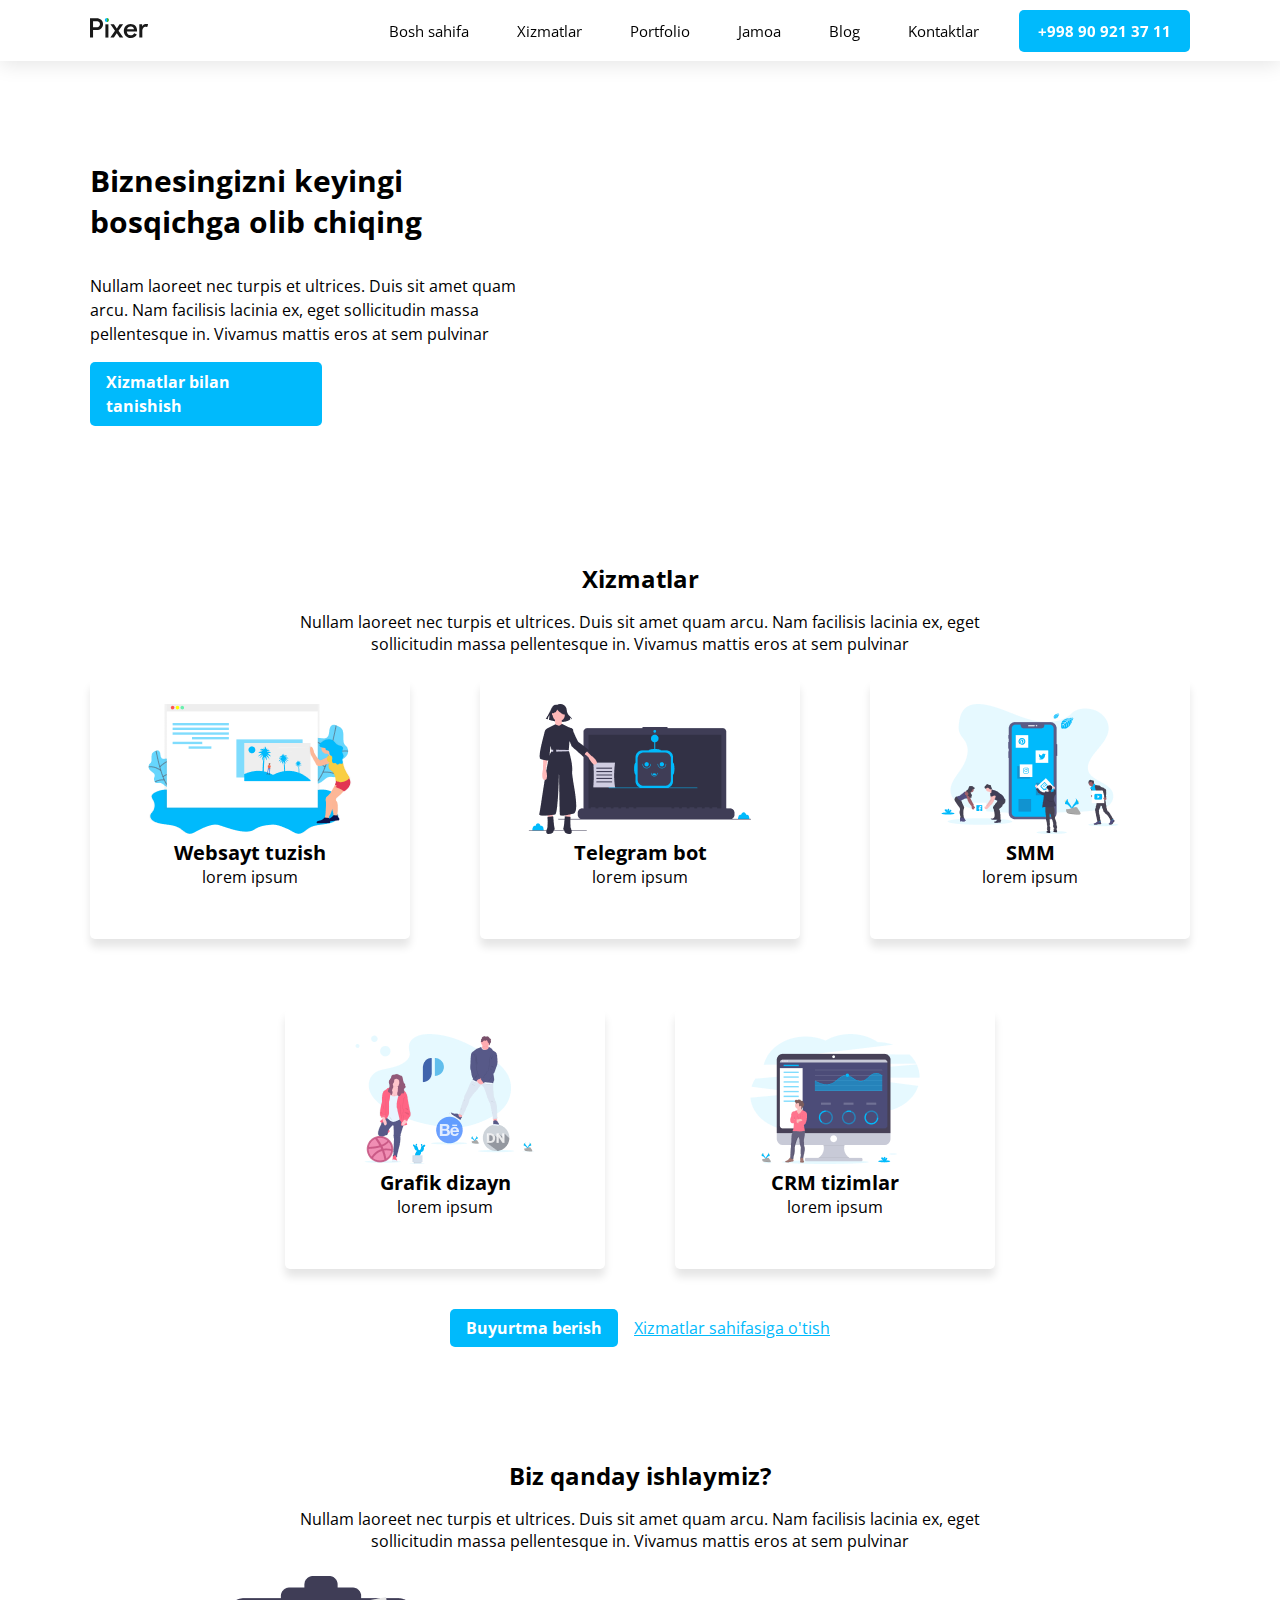
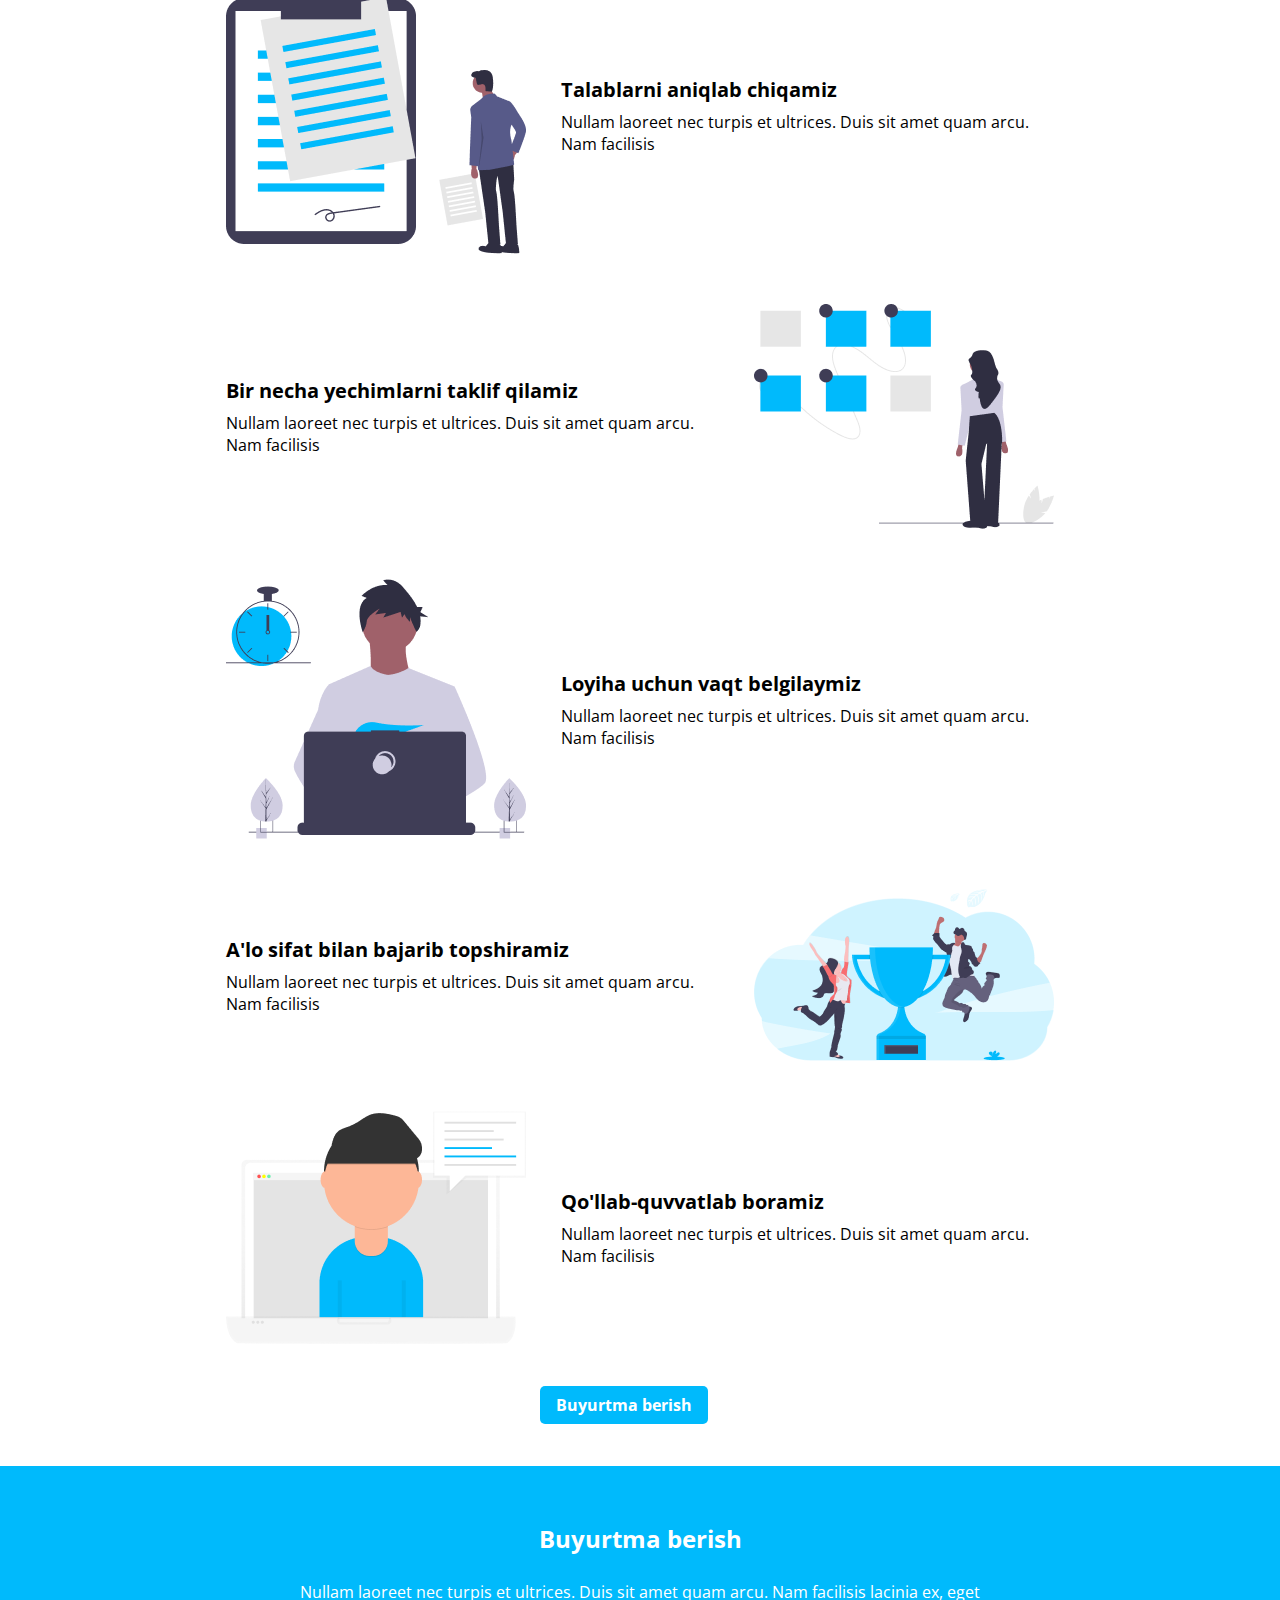
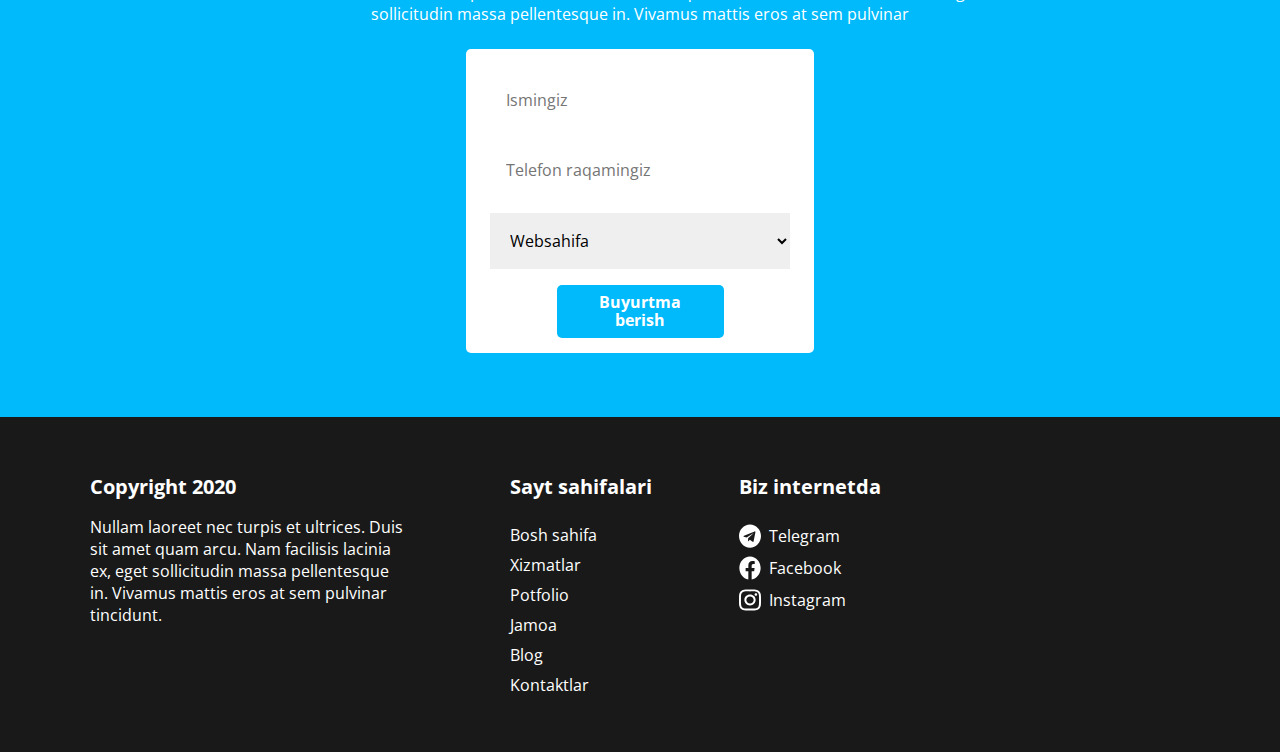
<file: index.html>
<!--
    ^  \      /
   / \  \    /
  /---\  \  /
 /     \  v 
Man shottaman!!!
-->
<!DOCTYPE html>
<html lang="en">
<head>
    <meta charset="UTF-8">
    <meta http-equiv="X-UA-Compatible" content="IE=edge">
    <meta name="viewport" content="width=device-width, initial-scale=1.0">
    <link rel="stylesheet" href="./css/style.css">
    <link rel="stylesheet" href="./css/normalize.css">
    <title>Bosh sahifa</title>
</head>
<body>
    <header>
        <!-- Navbar -->
        <nav>
            <div class="container">
                <div class="parent-of-nav">
                    <div class="nav-logo-wrapper">
                        <a href="#"><img src="./img/pixer-logo.svg" alt="Pixer"></a>
                    </div>
                    <ul class="nav-menu-wrapper">
                        <li class="nav-menu">
                            <a class="nav-links" href="http://127.0.0.1:5500/exam/index.html">Bosh sahifa</a>
                        </li>
                        <li class="nav-menu dropdown">
                            <a target="_blank" class="nav-links" href="http://127.0.0.1:5500/exam/xizmatlar.html">Xizmatlar</a>
                            <ul class="dropdown-menu">
                                <li class="dropdown-items">
                                    <a href="#">Websayt</a>
                                </li>
                                <li class="dropdown-items">
                                    <a href="#">Telegram bot</a>
                                </li>
                                <li class="dropdown-items">
                                    <a href="#">SMM</a>
                                </li>
                                <li class="dropdown-items">
                                    <a href="#">Grafik dizayn</a>
                                </li>
                                <li class="dropdown-items">
                                    <a href="#">CRM tizim</a>
                                </li>
                            </ul>
                        </li>
                        <li class="nav-menu">
                            <a class="nav-links" href="">Portfolio</a>
                        </li>
                        <li class="nav-menu">
                            <a class="nav-links" href="">Jamoa</a>
                        </li>
                        <li class="nav-menu">
                            <a class="nav-links" href="">Blog</a>
                        </li>
                        <li class="nav-menu">
                            <a class="nav-links" href="#">Kontaktlar</a>
                        </li>
                    </ul>
                    <div class="nav-tell-wrapper">
                        <a href="tel+998909213711">+998 90 921 37 11</a>
                    </div>
                </div>
            </div>
        </nav>
        <!-- End of Navbar -->
    </header>
    <main>
        <!-- Info section -->
        <section>
            <div class="container">
                <div class="info-wrapper">
                    <div class="box">
                        <h2>Biznesingizni keyingi bosqichga
                            olib chiqing</h2>
                        <p>Nullam laoreet nec turpis et ultrices. Duis sit amet quam arcu. Nam facilisis lacinia ex, eget sollicitudin massa pellentesque in. Vivamus mattis eros at sem pulvinar</p>
                        <a href="#xizmatlar-heading">Xizmatlar bilan tanishish</a>
                    </div>
                    <div class="video-wrapper">
                        <iframe width="458" height="258" src="https://www.youtube.com/embed/fJ2AxT3qHPE" title="YouTube video player" frameborder="0" allow="accelerometer; autoplay; clipboard-write; encrypted-media; gyroscope; picture-in-picture" allowfullscreen></iframe>
                    </div>
                </div>
            </div>
        </section>
        <!-- End of Info section -->
        <!-- Xizmatlar section -->
        <section>
            <div class="container">
                <div class="xizmatlar-h-wrapper">
                    <h2 id="xizmatlar-heading">Xizmatlar</h2>
                    <p>Nullam laoreet nec turpis et ultrices. Duis sit amet quam arcu. Nam facilisis lacinia ex, eget <br> sollicitudin massa pellentesque in. Vivamus mattis eros at sem pulvinar</p>
                </div>
                <ul class="xizmatlar-i-wrapper">
                    <li class="xizmatlar-items">
                        <a class="xizmatlar-items-link" href="http://127.0.0.1:5500/exam/xizmatlar.html">
                            <img src="./img/xizmatlar1.png" alt="Websayt">
                            <h3>Websayt tuzish</h3>
                            <p>lorem ipsum</p>
                        </a>
                    </li>
                    <li class="xizmatlar-items">
                        <a class="xizmatlar-items-link" href="http://127.0.0.1:5500/exam/xizmatlar.html">
                            <img src="./img/xizmatlar2.png" alt="Telegram bot">
                            <h3>Telegram bot</h3>
                            <p>lorem ipsum</p>
                        </a>
                    </li>
                    <li class="xizmatlar-items">
                        <a class="xizmatlar-items-link" href="http://127.0.0.1:5500/exam/xizmatlar.html">
                            <img src="./img/xizmatlar3.png" alt="SMM">
                            <h3>SMM</h3>
                            <p>lorem ipsum</p>
                        </a>
                    </li>
                    <li class="xizmatlar-items">
                        <a class="xizmatlar-items-link" href="http://127.0.0.1:5500/exam/xizmatlar.html">
                            <img src="./img/xizmatlarr4.png" alt="Grafik dizayn">
                            <h3>Grafik dizayn</h3>
                            <p>lorem ipsum</p>
                        </a>
                    </li>
                    <li class="xizmatlar-items">
                        <a class="xizmatlar-items-link" href="http://127.0.0.1:5500/exam/xizmatlar.html">
                            <img src="./img/xizmatlar5.png" alt="CRM">
                            <h3>CRM tizimlar</h3>
                            <p>lorem ipsum</p>
                        </a>
                    </li>
                </ul>
                <div class="xizmatlar-links">
                    <a class="xizmatlar-link1" href="#buyurtma">Buyurtma berish</a>
                    <a target="_blank" class="xizmatlar-link2" href="http://127.0.0.1:5500/exam/xizmatlar.html#">Xizmatlar sahifasiga o'tish</a>
                </div>
            </div>
        </section>
        <!-- End of Xizmatlar section -->
        <!-- Second info section -->
        <section>
            <div class="container">
                <div class="info2-h-wrapper">
                    <h3>Biz qanday ishlaymiz?</h3>
                    <p>Nullam laoreet nec turpis et ultrices. Duis sit amet quam arcu. Nam facilisis lacinia ex, eget <br> sollicitudin massa pellentesque in. Vivamus mattis eros at sem pulvinar</p>
                </div>
                <ul class="info2-items-wrapper">
                    <li class="info-2-items">
                        <img src="./img/second-info1.png" alt="Aniqlash">
                        <div class="info2-item-wrapper">
                            <h3>Talablarni aniqlab chiqamiz</h3>
                            <p>Nullam laoreet nec turpis et ultrices. Duis sit amet quam arcu. Nam facilisis</p>
                        </div>
                    </li>
                    <li class="info-2-items info2-reverse">
                        <img src="./img/second-info2.png" alt="Taklif">
                        <div class="info2-item-wrapper">
                            <h3>Bir necha yechimlarni taklif qilamiz</h3>
                            <p>Nullam laoreet nec turpis et ultrices. Duis sit amet quam arcu. Nam facilisis</p>
                        </div>
                    </li>
                    <li class="info-2-items">
                        <img src="./img/second-info3.png" alt="Vaqt">
                        <div class="info2-item-wrapper">
                            <h3>Loyiha uchun vaqt belgilaymiz</h3>
                            <p>Nullam laoreet nec turpis et ultrices. Duis sit amet quam arcu. Nam facilisis</p>
                        </div>
                    </li>
                    <li class="info-2-items info2-reverse">
                        <img src="./img/second-info4.png" alt="Sifat">
                        <div class="info2-item-wrapper">
                            <h3>A'lo sifat bilan bajarib topshiramiz</h3>
                            <p>Nullam laoreet nec turpis et ultrices. Duis sit amet quam arcu. Nam facilisis</p>
                        </div>
                    </li>
                    <li class="info-2-items">
                        <img src="./img/second-info5.png" alt="Support qlmaz">
                        <div class="info2-item-wrapper">
                            <h3>Qo'llab-quvvatlab boramiz</h3>
                            <p>Nullam laoreet nec turpis et ultrices. Duis sit amet quam arcu. Nam facilisis</p>
                        </div>
                    </li>
                </ul>
                <div class="info2-button-wrapper">
                    <a href="#buyurtma">Buyurtma berish</a>
                </div>
            </div>
        </section>
        <!-- End of Second Info section -->
        <!-- Buyurtma section -->
        <section class="buyurtma-section">
            <div class="container parent-of-buyurtma">
                <div class="buyurtma-h-wrapper">
                    <h3 id="buyurtma">Buyurtma berish</h3>
                    <p>Nullam laoreet nec turpis et ultrices. Duis sit amet quam arcu. Nam facilisis lacinia ex, eget <br> sollicitudin massa pellentesque in. Vivamus mattis eros at sem pulvinar</p>
                </div>
                <form class="input-wrapper" action="uWu">
                    <input type="text" placeholder="Ismingiz">
                    <input type="tel" placeholder="Telefon raqamingiz">
                    <select name="Xizmat turi" id="#">
                        <option value="">Websahifa</option>
                        <option value="">Telegram bot</option>
                        <option value="">SMM</option>
                        <option value="">Dizayner</option>
                        <option value="">CRM tizimlar</option>
                    </select>
                    <button type="submit">Buyurtma berish</button>
                </form>
            </div>
        </section>
        <!-- End of Buyurtma section -->
    </main>
    <footer>
        <div class="container parent-of-footer">
            <div class="footer-h-wrapper">
                <h3>Copyright 2020</h3>
                <p>Nullam laoreet nec turpis et ultrices. Duis sit amet quam arcu. Nam facilisis lacinia ex, eget sollicitudin massa pellentesque in. Vivamus mattis eros at sem pulvinar tincidunt.</p>
            </div>
            <ul class="footer-links-wrapper">
                <li class="footer-links">
                    <h3>Sayt sahifalari</h3>
                    <a href="#">Bosh sahifa</a>
                    <a href="http://127.0.0.1:5500/exam/xizmatlar.html">Xizmatlar</a>
                    <a href="#">Potfolio</a>
                    <a href="#">Jamoa</a>
                    <a href="#">Blog</a>
                    <a href="#">Kontaktlar</a>
                </li>
                <li class="footer-links">
                    <h3>Biz internetda</h3>
                    <a href="#"><img src="./img/telegram.svg" alt="telegram">Telegram</a>
                    <a href="#"><img src="./img/facebook.svg" alt="Facebook">Facebook</a>
                    <a href="#"><img src="./img/instagram.svg" alt="Instagram">Instagram</a>
                </li>
            </ul>
        </div>
    </footer>
</body>
</html>
</file>
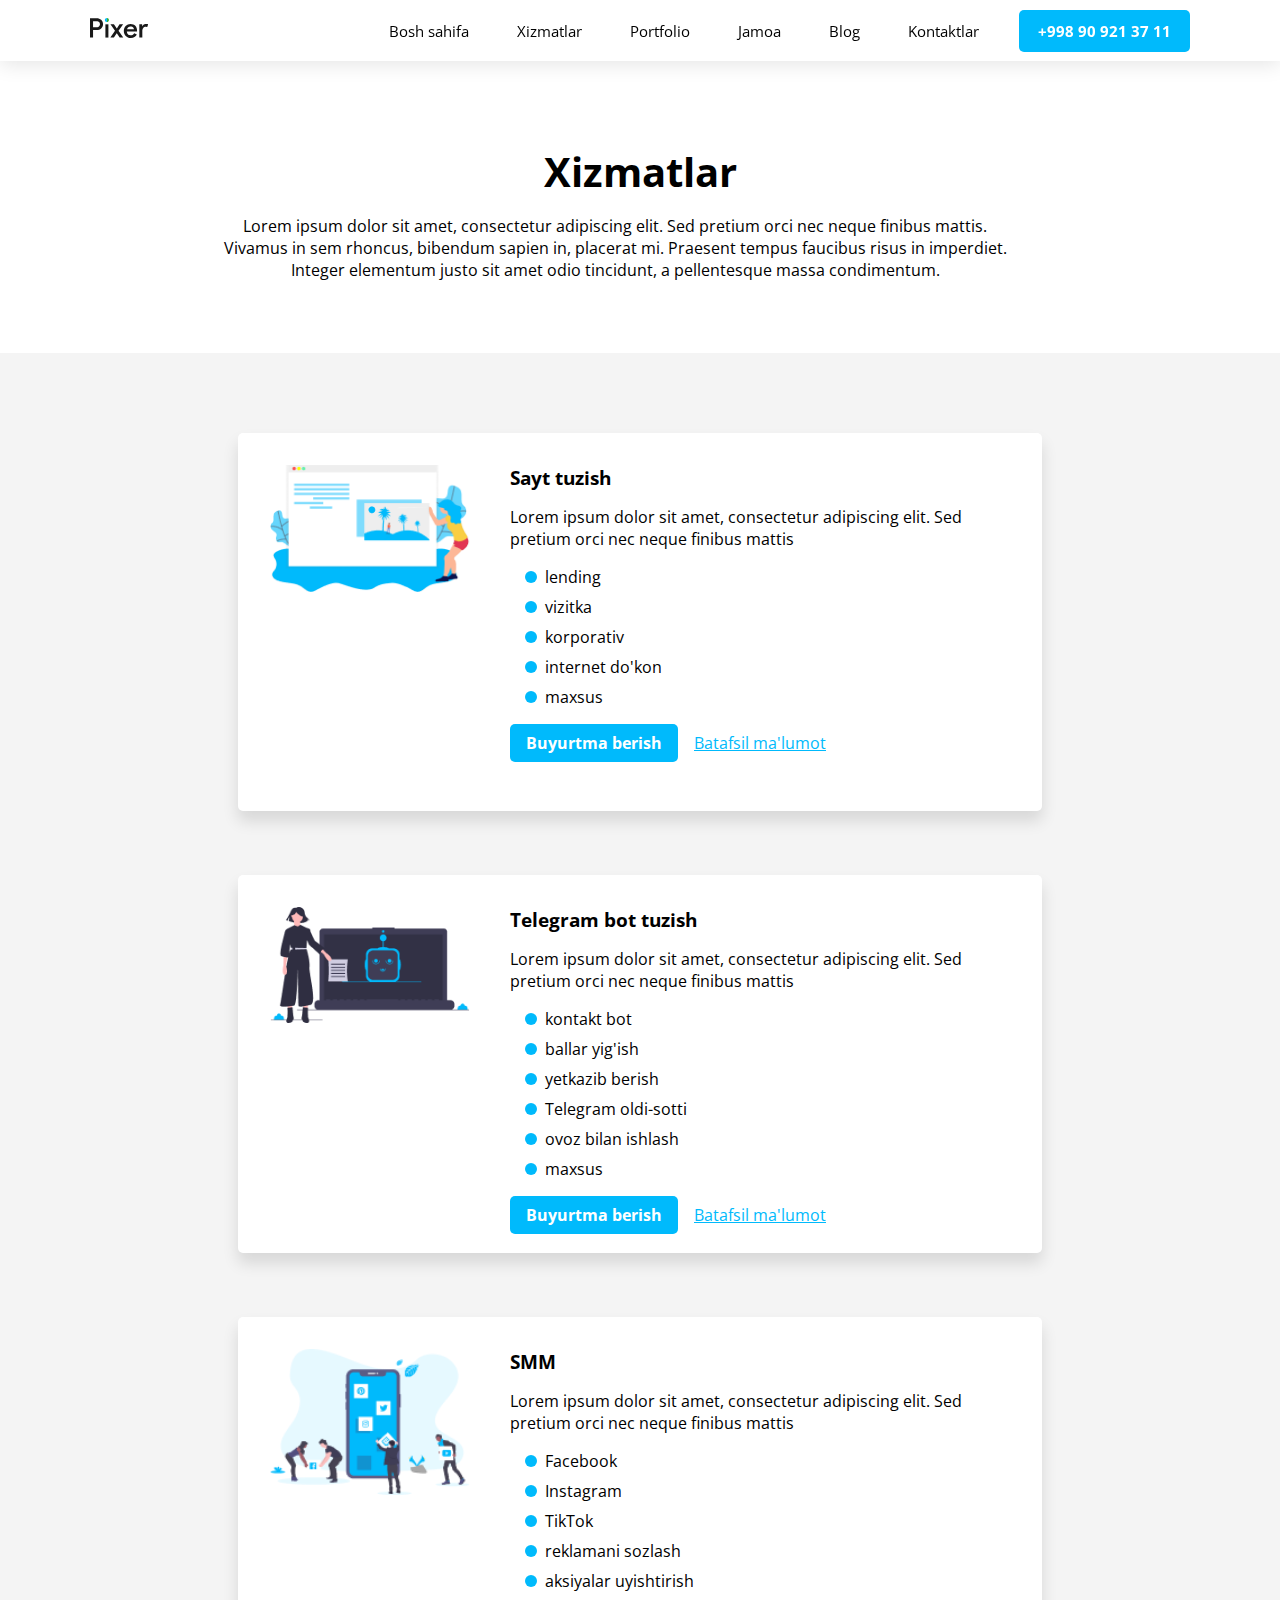
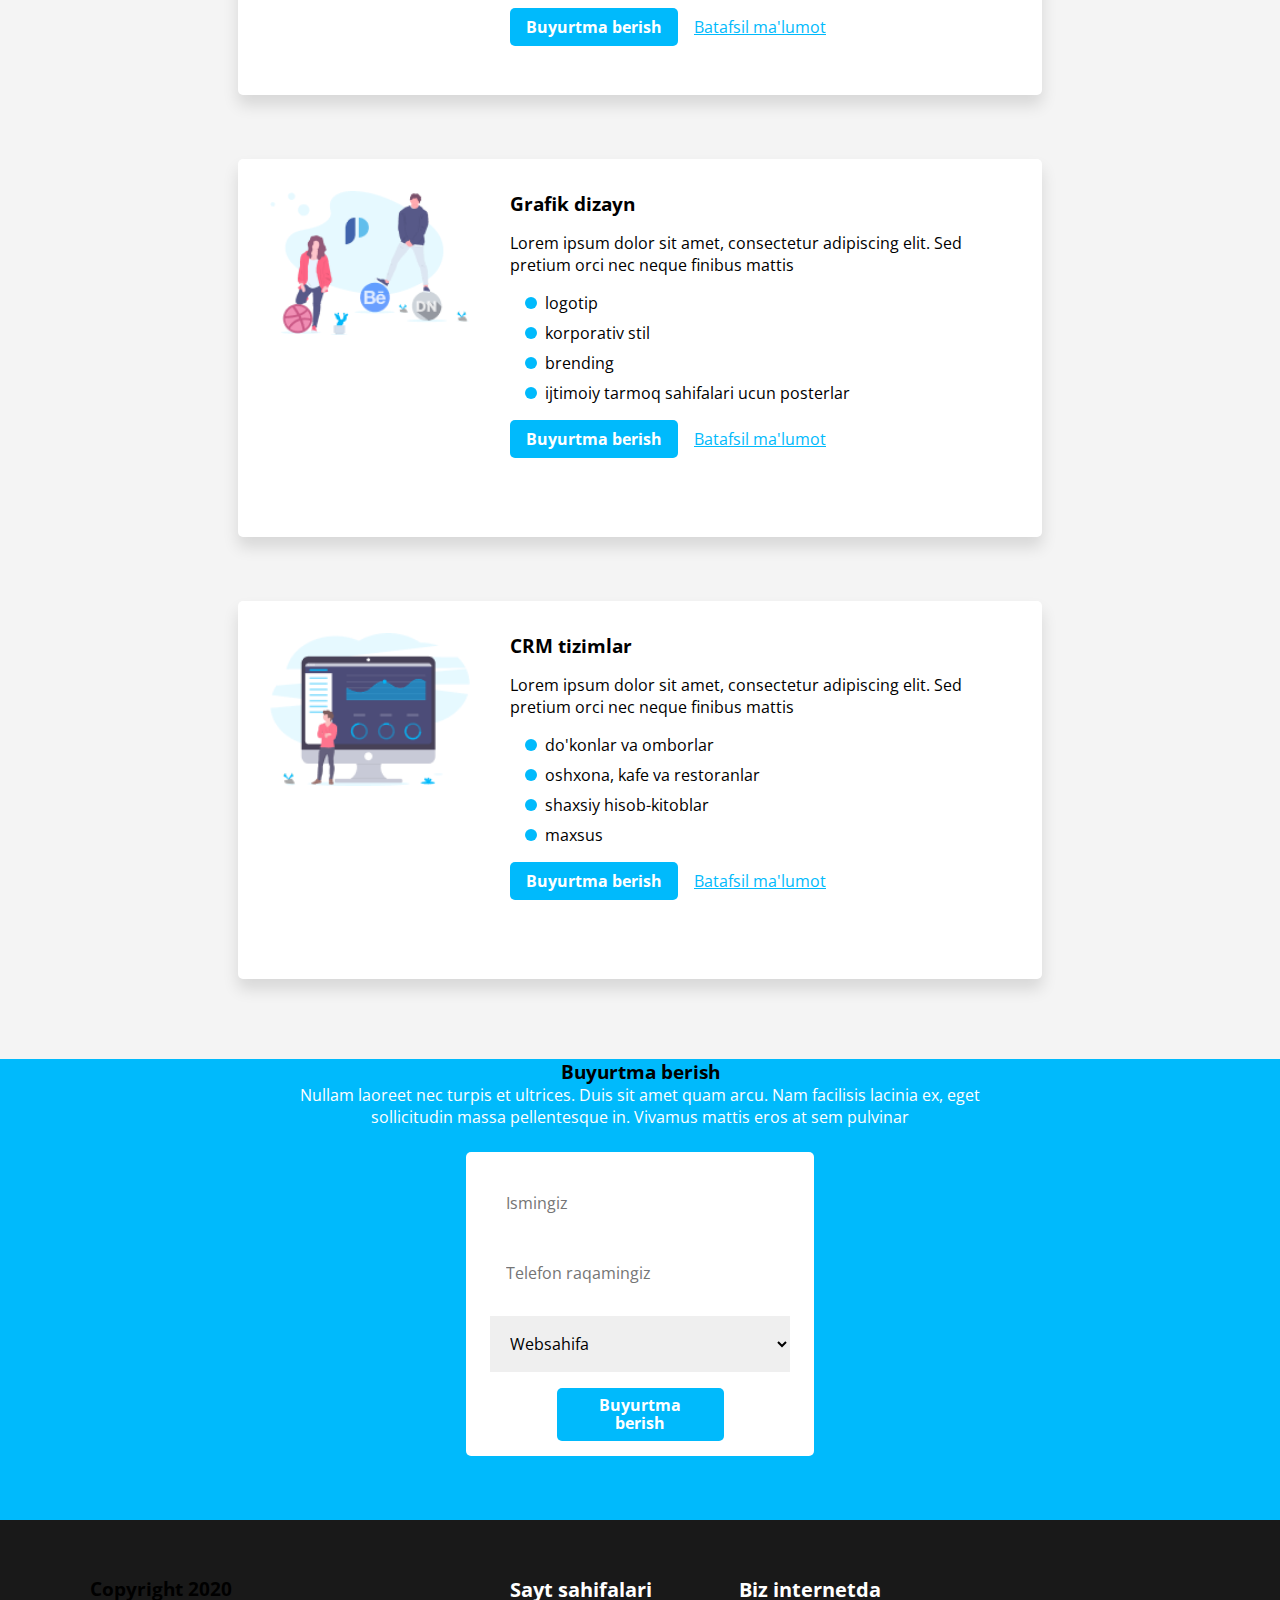
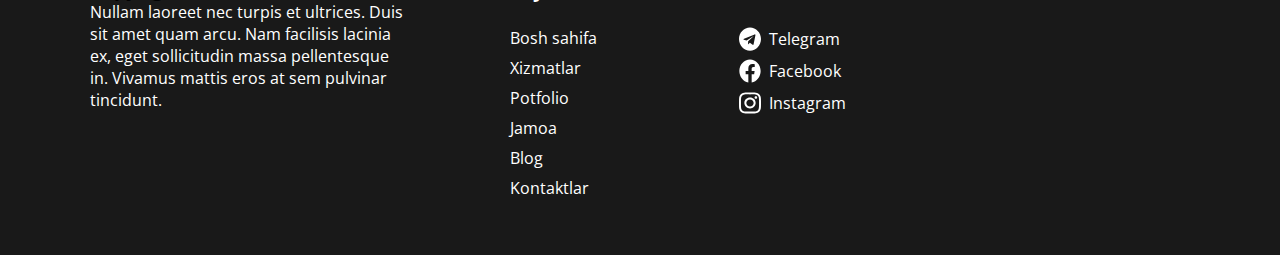
<file: xizmatlar.html>
<!DOCTYPE html>
<html lang="en">
<head>
    <meta charset="UTF-8">
    <meta http-equiv="X-UA-Compatible" content="IE=edge">
    <meta name="viewport" content="width=device-width, initial-scale=1.0">
    <link rel="stylesheet" href="./css/normalize.css">
    <link rel="stylesheet" href="./css/style.min.css">
    <title>Xizmatlar</title>
</head>
<body>
    <header>
        <!-- Navbar -->
        <nav>
            <div class="container">
                <div class="parent-of-nav">
                    <div class="nav-logo-wrapper">
                        <a href="#"><img src="./img/pixer-logo.svg" alt="Pixer"></a>
                    </div>
                    <ul class="nav-menu-wrapper">
                        <li class="nav-menu">
                            <a class="nav-links" href="http://127.0.0.1:5500/exam/index.html">Bosh sahifa</a>
                        </li>
                        <li class="nav-menu dropdown">
                            <a class="nav-links" href="">Xizmatlar</a>
                            <ul class="dropdown-menu">
                                <li class="dropdown-items">
                                    <a href="#">Websayt</a>
                                </li>
                                <li class="dropdown-items">
                                    <a href="#">Telegram bot</a>
                                </li>
                                <li class="dropdown-items">
                                    <a href="#">SMM</a>
                                </li>
                                <li class="dropdown-items">
                                    <a href="#">Grafik dizayn</a>
                                </li>
                                <li class="dropdown-items">
                                    <a href="#">CRM tizim</a>
                                </li>
                            </ul>
                        </li>
                        <li class="nav-menu">
                            <a class="nav-links" href="">Portfolio</a>
                        </li>
                        <li class="nav-menu">
                            <a class="nav-links" href="">Jamoa</a>
                        </li>
                        <li class="nav-menu">
                            <a class="nav-links" href="">Blog</a>
                        </li>
                        <li class="nav-menu">
                            <a class="nav-links" href="#">Kontaktlar</a>
                        </li>
                    </ul>
                    <div class="nav-tell-wrapper">
                        <a href="tel+998909213711">+998 90 921 37 11</a>
                    </div>
                </div>
            </div>
        </nav>
        <!-- End of Navbar -->
    </header>
    <main>
        <!-- Xizmatlar heading -->
        <section>
            <div class="container">
                <div class="main-heading-xizmatlar">
                    <h2>Xizmatlar</h2>
                    <p>Lorem ipsum dolor sit amet, consectetur adipiscing elit. Sed pretium orci nec neque finibus mattis. Vivamus in sem rhoncus, bibendum sapien in, placerat mi. Praesent tempus faucibus risus in imperdiet. Integer elementum justo sit amet odio tincidunt, a pellentesque massa condimentum.</p>
                </div>
            </div>
        </section>
        <!-- End of Xizmatlar heading -->
        <!-- Xizmatlar menu -->
        <section class="xizmatlar-section">
            <div class="container">
                <ul class="parent-of-xizmatlar-menu">
                    <li class="xizmatlar-menu-wrapper">
                        <div class="x-m-img-wrapper">
                            <img width="200" src="./img/xizmatlar1.png" alt="letter">
                        </div>
                        <div class="x-i-wrapper">
                            <h3 id="sayt-tuzish">Sayt tuzish</h3>
                            <p>Lorem ipsum dolor sit amet, consectetur adipiscing elit. Sed pretium orci nec neque finibus mattis</p>
                            <ul class="x-l-i-wrapper">
                                <li>lending</li>
                                <li>vizitka</li>
                                <li>korporativ</li>
                                <li>internet do'kon</li>
                                <li>maxsus</li>
                            </ul>
                            <div class="x-m-l-wrapper">
                                <a class="first" href="#">Buyurtma berish</a>
                                <a class="second" href="#">Batafsil ma'lumot</a>
                            </div>
                        </div>
                    </li>
                    <li class="xizmatlar-menu-wrapper">
                        <div class="x-m-img-wrapper">
                            <img width="200" src="./img/xizmatlar2.png" alt="letter">
                        </div>
                        <div class="x-i-wrapper">
                            <h3 id="tg-bot-tuzish">Telegram bot tuzish</h3>
                            <p>Lorem ipsum dolor sit amet, consectetur adipiscing elit. Sed pretium orci nec neque finibus mattis</p>
                            <ul class="x-l-i-wrapper">
                                <li>kontakt bot</li>
                                <li>ballar yig'ish</li>
                                <li>yetkazib berish</li>
                                <li>Telegram oldi-sotti</li>
                                <li>ovoz bilan ishlash</li>
                                <li>maxsus</li>
                            </ul>
                            <div class="x-m-l-wrapper">
                                <a class="first" href="#">Buyurtma berish</a>
                                <a class="second" href="#">Batafsil ma'lumot</a>
                            </div>
                        </div>
                    </li>
                    <li class="xizmatlar-menu-wrapper">
                        <div class="x-m-img-wrapper">
                            <img width="200" src="./img/xizmatlar3.png" alt="desktop">
                        </div>
                        <div class="x-i-wrapper">
                            <h3 id="smm">SMM</h3>
                            <p>Lorem ipsum dolor sit amet, consectetur adipiscing elit. Sed pretium orci nec neque finibus mattis</p>
                            <ul class="x-l-i-wrapper">
                                <li>Facebook</li>
                                <li>Instagram</li>
                                <li>TikTok</li>
                                <li>reklamani sozlash</li>
                                <li>aksiyalar uyishtirish</li>
                            </ul>
                            <div class="x-m-l-wrapper">
                                <a class="first" href="#">Buyurtma berish</a>
                                <a class="second" href="#">Batafsil ma'lumot</a>
                            </div>
                        </div>
                    </li>
                    <li class="xizmatlar-menu-wrapper">
                        <div class="x-m-img-wrapper">
                            <img width="200" src="./img/xizmatlarr4.png" alt="mobile phone">
                        </div>
                        <div class="x-i-wrapper">
                            <h3 id="grafik-dizayn">Grafik dizayn</h3>
                            <p>Lorem ipsum dolor sit amet, consectetur adipiscing elit. Sed pretium orci nec neque finibus mattis</p>
                            <ul class="x-l-i-wrapper">
                                <li>logotip</li>
                                <li>korporativ stil</li>
                                <li>brending</li>
                                <li>ijtimoiy tarmoq sahifalari ucun posterlar</li>
                            </ul>
                            <div class="x-m-l-wrapper">
                                <a class="first" href="#">Buyurtma berish</a>
                                <a class="second" href="#">Batafsil ma'lumot</a>
                            </div>
                        </div>
                    </li>
                    <li class="xizmatlar-menu-wrapper">
                        <div class="x-m-img-wrapper">
                            <img width="200" src="./img/xizmatlar5.png" alt="sport">
                        </div>
                        <div class="x-i-wrapper">
                            <h3 id="crm-tizimlar">CRM tizimlar</h3>
                            <p>Lorem ipsum dolor sit amet, consectetur adipiscing elit. Sed pretium orci nec neque finibus mattis</p>
                            <ul class="x-l-i-wrapper">
                                <li>do'konlar va omborlar</li>
                                <li>oshxona, kafe va restoranlar</li>
                                <li>shaxsiy hisob-kitoblar</li>
                                <li>maxsus</li>
                            </ul>
                            <div class="x-m-l-wrapper">
                                <a class="first" href="#">Buyurtma berish</a>
                                <a class="second" href="#">Batafsil ma'lumot</a>
                            </div>
                        </div>
                    </li>
                </ul>
            </div>
        </section>
        <!-- End of Xizmatlar Menu -->
         <!-- Buyurtma section -->
         <section class="buyurtma-section">
            <div class="container parent-of-buyurtma">
                <div class="buyurtma-h-wrapper">
                    <h3 id="buyurtma">Buyurtma berish</h3>
                    <p>Nullam laoreet nec turpis et ultrices. Duis sit amet quam arcu. Nam facilisis lacinia ex, eget <br> sollicitudin massa pellentesque in. Vivamus mattis eros at sem pulvinar</p>
                </div>
                <form class="input-wrapper" action="uWu">
                    <input type="text" placeholder="Ismingiz">
                    <input type="tel" placeholder="Telefon raqamingiz">
                    <select name="Xizmat turi" id="#">
                        <option value="">Websahifa</option>
                        <option value="">Telegram bot</option>
                        <option value="">SMM</option>
                        <option value="">Dizayner</option>
                        <option value="">CRM tizimlar</option>
                    </select>
                    <button type="submit">Buyurtma berish</button>
                </form>
            </div>
        </section>
        <!-- End of Buyurtma section -->
    </main>
    <footer>
        <div class="container parent-of-footer">
            <div class="footer-h-wrapper">
                <h3>Copyright 2020</h3>
                <p>Nullam laoreet nec turpis et ultrices. Duis sit amet quam arcu. Nam facilisis lacinia ex, eget sollicitudin massa pellentesque in. Vivamus mattis eros at sem pulvinar tincidunt.</p>
            </div>
            <ul class="footer-links-wrapper">
                <li class="footer-links">
                    <h3>Sayt sahifalari</h3>
                    <a href="#">Bosh sahifa</a>
                    <a href="#">Xizmatlar</a>
                    <a href="#">Potfolio</a>
                    <a href="#">Jamoa</a>
                    <a href="#">Blog</a>
                    <a href="#">Kontaktlar</a>
                </li>
                <li class="footer-links">
                    <h3>Biz internetda</h3>
                    <a href="#"><img src="./img/telegram.svg" alt="telegram">Telegram</a>
                    <a href="#"><img src="./img/facebook.svg" alt="Facebook">Facebook</a>
                    <a href="#"><img src="./img/instagram.svg" alt="Instagram">Instagram</a>
                </li>
            </ul>
        </div>
    </footer>
</body>
</html>
</file>
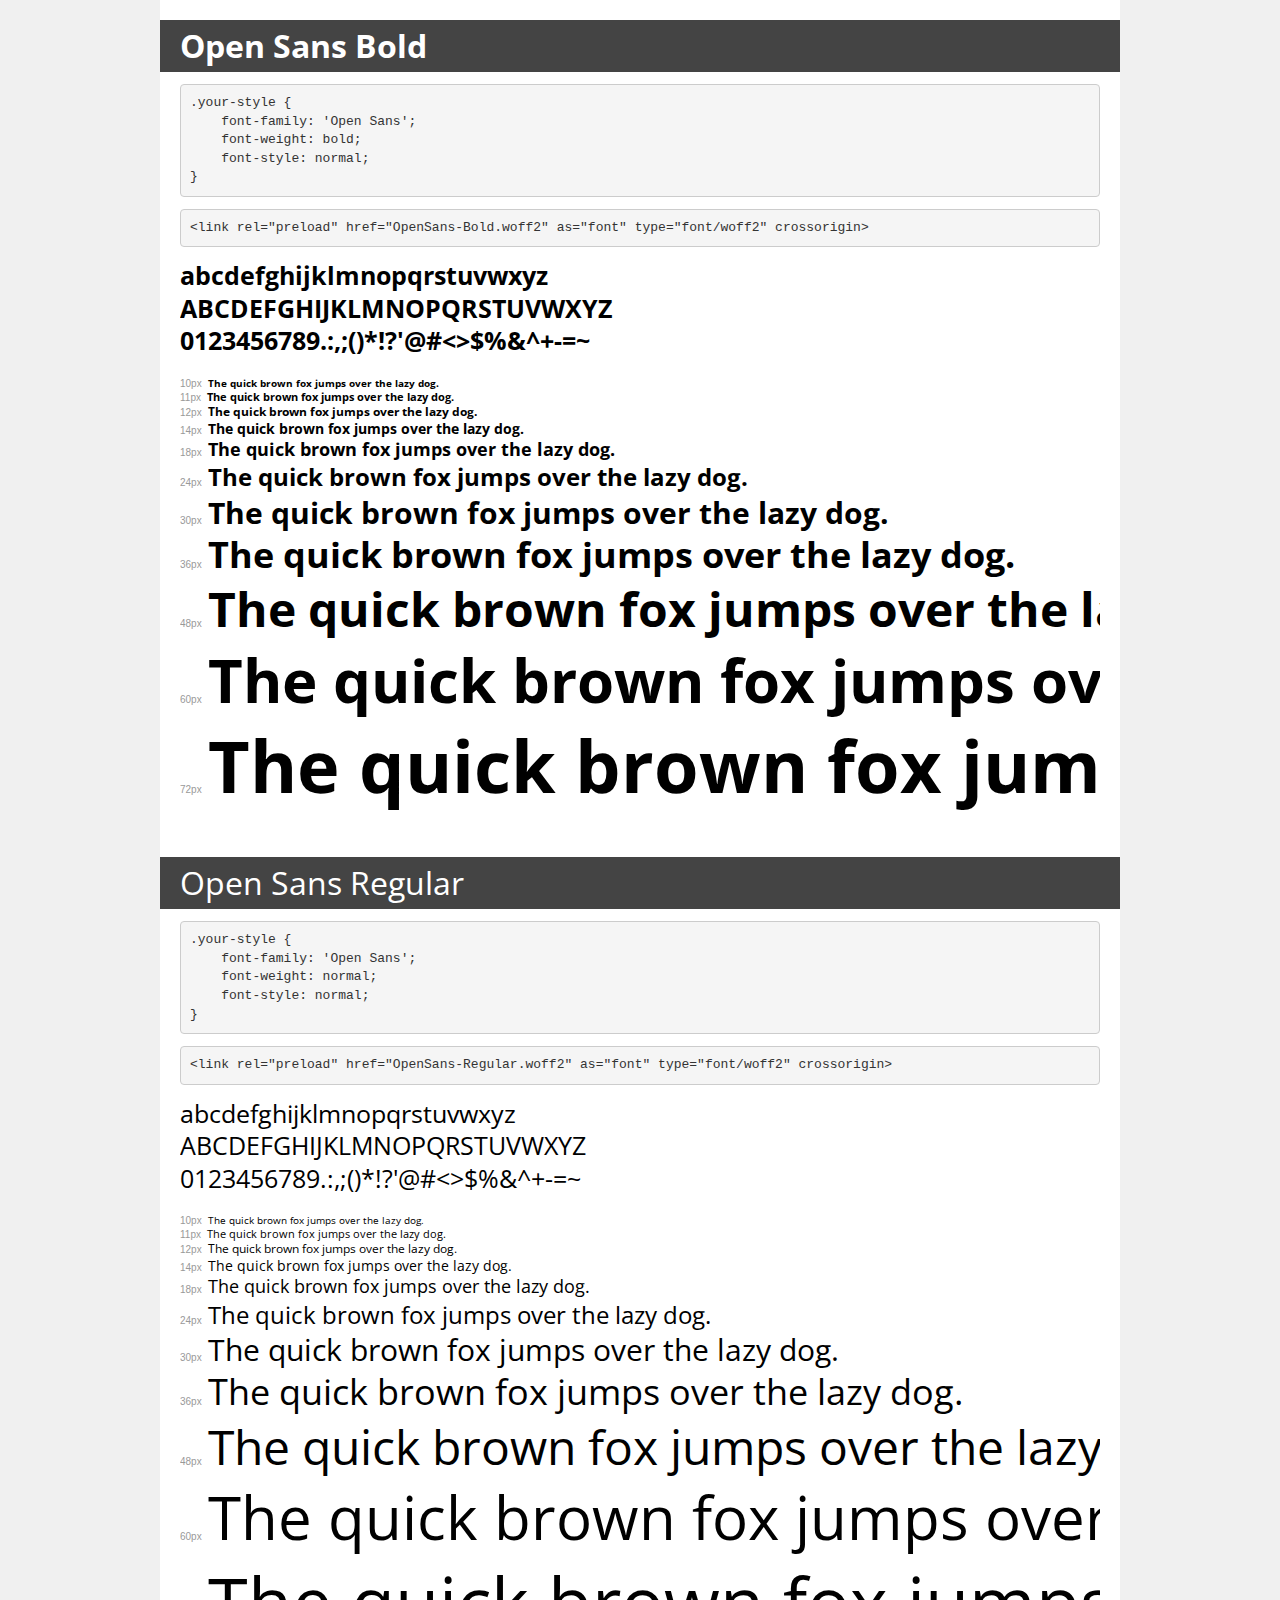
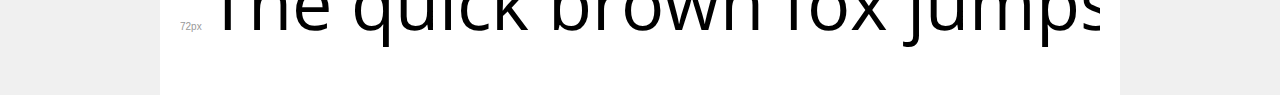
<file: fonts/demo.html>
<!DOCTYPE html>
<html lang="en">
<head>
    <meta charset="utf-8">
    <meta http-equiv="X-UA-Compatible" content="IE=edge">
    <meta name="viewport" content="width=device-width, initial-scale=1">
    <meta name="robots" content="noindex, noarchive">
    <meta name="format-detection" content="telephone=no">
    <title>Transfonter demo</title>
    <link href="stylesheet.css" rel="stylesheet">
    <style>
        /*
        http://meyerweb.com/eric/tools/css/reset/
        v2.0 | 20110126
        License: none (public domain)
        */
        html, body, div, span, applet, object, iframe,
        h1, h2, h3, h4, h5, h6, p, blockquote, pre,
        a, abbr, acronym, address, big, cite, code,
        del, dfn, em, img, ins, kbd, q, s, samp,
        small, strike, strong, sub, sup, tt, var,
        b, u, i, center,
        dl, dt, dd, ol, ul, li,
        fieldset, form, label, legend,
        table, caption, tbody, tfoot, thead, tr, th, td,
        article, aside, canvas, details, embed,
        figure, figcaption, footer, header, hgroup,
        menu, nav, output, ruby, section, summary,
        time, mark, audio, video {
            margin: 0;
            padding: 0;
            border: 0;
            font-size: 100%;
            font: inherit;
            vertical-align: baseline;
        }
        /* HTML5 display-role reset for older browsers */
        article, aside, details, figcaption, figure,
        footer, header, hgroup, menu, nav, section {
            display: block;
        }
        body {
            line-height: 1;
        }
        ol, ul {
            list-style: none;
        }
        blockquote, q {
            quotes: none;
        }
        blockquote:before, blockquote:after,
        q:before, q:after {
            content: '';
            content: none;
        }
        table {
            border-collapse: collapse;
            border-spacing: 0;
        }
        /* demo styles */
        body {
            background: #f0f0f0;
            color: #000;
        }
        .page {
            background: #fff;
            width: 920px;
            margin: 0 auto;
            padding: 20px 20px 0 20px;
            overflow: hidden;
        }
        .font-container {
            overflow-x: auto;
            overflow-y: hidden;
            margin-bottom: 40px;
            line-height: 1.3;
            white-space: nowrap;
            padding-bottom: 5px;
        }
        h1 {
            position: relative;
            background: #444;
            font-size: 32px;
            color: #fff;
            padding: 10px 20px;
            margin: 0 -20px 12px -20px;
        }
        .letters {
            font-size: 25px;
            margin-bottom: 20px;
        }
        .s10:before {
            content: '10px';
        }
        .s11:before {
            content: '11px';
        }
        .s12:before {
            content: '12px';
        }
        .s14:before {
            content: '14px';
        }
        .s18:before {
            content: '18px';
        }
        .s24:before {
            content: '24px';
        }
        .s30:before {
            content: '30px';
        }
        .s36:before {
            content: '36px';
        }
        .s48:before {
            content: '48px';
        }
        .s60:before {
            content: '60px';
        }
        .s72:before {
            content: '72px';
        }
        .s10:before, .s11:before, .s12:before, .s14:before,
        .s18:before, .s24:before, .s30:before, .s36:before,
        .s48:before, .s60:before, .s72:before {
            font-family: Arial, sans-serif;
            font-size: 10px;
            font-weight: normal;
            font-style: normal;
            color: #999;
            padding-right: 6px;
        }
        pre {
            display: block;
            padding: 9px;
            margin: 0 0 12px;
            font-family: Monaco, Menlo, Consolas, "Courier New", monospace;
            font-size: 13px;
            line-height: 1.428571429;
            color: #333;
            font-weight: normal;
            font-style: normal;
            background-color: #f5f5f5;
            border: 1px solid #ccc;
            overflow-x: auto;
            border-radius: 4px;
        }
        /* responsive */
        @media (max-width: 959px) {
            .page {
                width: auto;
                margin: 0;
            }
        }
    </style>
</head>
<body>
<div class="page">
    <div class="demo">
        <h1 style="font-family: 'Open Sans'; font-weight: bold; font-style: normal;">Open Sans Bold</h1>
        <pre title="Usage">.your-style {
    font-family: 'Open Sans';
    font-weight: bold;
    font-style: normal;
}</pre>
        <pre title="Preload (optional)">
&lt;link rel=&quot;preload&quot; href=&quot;OpenSans-Bold.woff2&quot; as=&quot;font&quot; type=&quot;font/woff2&quot; crossorigin&gt;</pre>
        <div class="font-container" style="font-family: 'Open Sans'; font-weight: bold; font-style: normal;">
            <p class="letters">
                abcdefghijklmnopqrstuvwxyz<br>
ABCDEFGHIJKLMNOPQRSTUVWXYZ<br>
                0123456789.:,;()*!?'@#&lt;&gt;$%&^+-=~
            </p>
            <p class="s10" style="font-size: 10px;">The quick brown fox jumps over the lazy dog.</p>
            <p class="s11" style="font-size: 11px;">The quick brown fox jumps over the lazy dog.</p>
            <p class="s12" style="font-size: 12px;">The quick brown fox jumps over the lazy dog.</p>
            <p class="s14" style="font-size: 14px;">The quick brown fox jumps over the lazy dog.</p>
            <p class="s18" style="font-size: 18px;">The quick brown fox jumps over the lazy dog.</p>
            <p class="s24" style="font-size: 24px;">The quick brown fox jumps over the lazy dog.</p>
            <p class="s30" style="font-size: 30px;">The quick brown fox jumps over the lazy dog.</p>
            <p class="s36" style="font-size: 36px;">The quick brown fox jumps over the lazy dog.</p>
            <p class="s48" style="font-size: 48px;">The quick brown fox jumps over the lazy dog.</p>
            <p class="s60" style="font-size: 60px;">The quick brown fox jumps over the lazy dog.</p>
            <p class="s72" style="font-size: 72px;">The quick brown fox jumps over the lazy dog.</p>
        </div>
    </div>

    <div class="demo">
        <h1 style="font-family: 'Open Sans'; font-weight: normal; font-style: normal;">Open Sans Regular</h1>
        <pre title="Usage">.your-style {
    font-family: 'Open Sans';
    font-weight: normal;
    font-style: normal;
}</pre>
        <pre title="Preload (optional)">
&lt;link rel=&quot;preload&quot; href=&quot;OpenSans-Regular.woff2&quot; as=&quot;font&quot; type=&quot;font/woff2&quot; crossorigin&gt;</pre>
        <div class="font-container" style="font-family: 'Open Sans'; font-weight: normal; font-style: normal;">
            <p class="letters">
                abcdefghijklmnopqrstuvwxyz<br>
ABCDEFGHIJKLMNOPQRSTUVWXYZ<br>
                0123456789.:,;()*!?'@#&lt;&gt;$%&^+-=~
            </p>
            <p class="s10" style="font-size: 10px;">The quick brown fox jumps over the lazy dog.</p>
            <p class="s11" style="font-size: 11px;">The quick brown fox jumps over the lazy dog.</p>
            <p class="s12" style="font-size: 12px;">The quick brown fox jumps over the lazy dog.</p>
            <p class="s14" style="font-size: 14px;">The quick brown fox jumps over the lazy dog.</p>
            <p class="s18" style="font-size: 18px;">The quick brown fox jumps over the lazy dog.</p>
            <p class="s24" style="font-size: 24px;">The quick brown fox jumps over the lazy dog.</p>
            <p class="s30" style="font-size: 30px;">The quick brown fox jumps over the lazy dog.</p>
            <p class="s36" style="font-size: 36px;">The quick brown fox jumps over the lazy dog.</p>
            <p class="s48" style="font-size: 48px;">The quick brown fox jumps over the lazy dog.</p>
            <p class="s60" style="font-size: 60px;">The quick brown fox jumps over the lazy dog.</p>
            <p class="s72" style="font-size: 72px;">The quick brown fox jumps over the lazy dog.</p>
        </div>
    </div>

</div>
</body>
</html>
</file>
<file: css/style.css>
/*
* Prefixed by https://autoprefixer.github.io
* PostCSS: v8.4.14,
* Autoprefixer: v10.4.7
* Browsers: last 4 version
*/

/*
    ^ \      /
   / \ \    /
  /---\ \  /
 /     \  v 
*/
@font-face {
    font-family: 'Open Sans';
    src: url('../fonts/OpenSans-Bold.woff2') format('woff2'),
        url('../fonts/OpenSans-Bold.woff') format('woff');
    font-weight: bold;
    font-style: normal;
    font-display: swap;
}

@font-face {
    font-family: 'Open Sans';
    src: url('../fonts/OpenSans-Regular.woff2') format('woff2'),
        url('../fonts/OpenSans-Regular.woff') format('woff');
    font-weight: normal;
    font-style: normal;
    font-display: swap;
}
*,
*::before,
*::after { 
    padding: 0;
    margin: 0;
    -webkit-box-sizing: border-box;
            box-sizing: border-box;
}
html {
    scroll-behavior: smooth;
}
a {
    text-decoration: none;
}
ul {
    list-style: none;
}
body {
    font-family: 'Open Sans', sans-serif;
}
.container {
    max-width: 1100px;
    margin: 0 auto;
    padding: 0;
}
/* navbar */
header {
    position: fixed;
    margin: 0;
    padding: 0;
    width: 100%;
    background-color: #FFFFFF;
    -webkit-box-shadow: 0px 4px 20px rgba(0, 0, 0, 0.1);
            box-shadow: 0px 4px 20px rgba(0, 0, 0, 0.1);
}
.parent-of-nav {
    display: -webkit-box;
    display: -ms-flexbox;
    display: flex;
    -webkit-box-align: center;
        -ms-flex-align: center;
            align-items: center;
    -webkit-box-pack: justify;
        -ms-flex-pack: justify;
            justify-content: space-between;
}
.nav-logo-wrapper {
    padding: 18px 0;
}
.nav-logo-wrapper a:hover {
    opacity: 0.8;
    -webkit-transition: 0.3s;
    -o-transition: 0.3s;
    transition: 0.3s;
}
.nav-logo-wrapper a:active {
    opacity: 0.4;
    -webkit-transition: 0.2s;
    -o-transition: 0.2s;
    transition: 0.2s;
}
.nav-menu-wrapper {
    padding: 16px 0;
    margin-right: 24px;
    display: -webkit-box;
    display: -ms-flexbox;
    display: flex;
    -webkit-box-pack: right;
        -ms-flex-pack: right;
            justify-content: right;
    gap: 16px;
    -webkit-box-flex: 1;
        -ms-flex-positive: 1;
            flex-grow: 1;
}
.nav-menu a {
    font-family: 'Open Sans';
    font-style: normal;
    font-weight: 400;
    font-size: 15px;
    padding: 16px;
    color: #000000;
}
.nav-links:hover {
    -webkit-transition: 0.4s;
    -o-transition: 0.4s;
    transition: 0.4s;
    border-bottom: 3px solid #191919;
}
.nav-links:active {
    background: rgba(25, 25, 25, 0.7);
    -webkit-transition: none;
    -o-transition: none;
    transition: none;
}
.dropdown {
    position: relative;
}
.dropdown:hover .dropdown-menu {
    display: block;
}
.dropdown-menu {
    position: absolute;
    text-align: center;
    left: 0;
    top: calc(100% + 20px);
    width: 100%;
    display: none;
    background: #FFFFFF;
    -webkit-box-shadow: 0px 4px 24px rgba(0, 0, 0, 0.1);
            box-shadow: 0px 4px 24px rgba(0, 0, 0, 0.1);
    border-radius: 5px;
}
.dropdown-items {
    padding: 5px 0;
}
.dropdown-items a {
    font-family: 'Open Sans';
    font-style: normal;
    font-weight: 400;
    font-size: 13px;
    padding: 0;
    color: #000000;
    -webkit-box-flex: 0;
        -ms-flex: none;
            flex: none;
    -webkit-box-ordinal-group: 1;
        -ms-flex-order: 0;
            order: 0;
    -ms-flex-positive: 0;
        flex-grow: 0;
}
.dropdown-items:hover {
    background: #00BAFC;
    -webkit-transition: 0.4s;
    -o-transition: 0.4s;
    transition: 0.4s;
}
.dropdown-items:hover a {
    color: white;
}
.dropdown-items:active {
    background: #00BAFC;
    opacity: 0.6;
}
.dropdown-items a:active {
    color: white;
}
.nav-tell-wrapper a {
    font-family: 'Open Sans';
    font-style: normal;
    font-weight: 700;
    font-size: 15px;
    padding: 8px 16px;
    color: #FFFFFF;
    background: #00BAFC;
    border: 3px solid transparent;
    border-radius: 5px; 
    -webkit-box-flex: 0; 
        -ms-flex: none; 
            flex: none;
    -webkit-box-ordinal-group: 1;
        -ms-flex-order: 0;
            order: 0;
    -ms-flex-positive: 0;
        flex-grow: 0;
}
.nav-tell-wrapper a:hover {
    color: #00BAFC;
    background: #FFFFFF;
    -webkit-transition: 0.4s;
    -o-transition: 0.4s;
    transition: 0.4s;
    border: 3px solid #00BAFC;
    border-radius: 5px;
}
.nav-tell-wrapper a:active {
    color: white;
    background: rgba(0, 186, 252, 0.6);
}
/* End of Navbar */
/* Info section */
.info-wrapper {
    padding-top: 160px;
    padding-bottom: 80px;
    display: -webkit-box;
    display: -ms-flexbox;
    display: flex;
    -webkit-box-align: center;
        -ms-flex-align: center;
            align-items: center;
    -webkit-box-pack: justify;
        -ms-flex-pack: justify;
            justify-content: space-between;
}
.box {
    display: -webkit-box;
    display: -ms-flexbox;
    display: flex;
    -webkit-box-orient: vertical;
    -webkit-box-direction: normal;
        -ms-flex-direction: column;
            flex-direction: column;
    gap: 16px;
}
.box h2 {
    font-family: 'Open Sans';
    font-style: normal;
    font-weight: 700;
    font-size: 30px;
    margin-bottom: 16px;
    width: 470px;
    color: #000000;
    -webkit-box-flex: 0;
        -ms-flex-positive: 0;
            flex-grow: 0;
}
.box p {
    font-family: 'Open Sans';
    font-style: normal;
    font-weight: 400;
    font-size: 16px;
    line-height: 24px;
    width: 465px;
    color: #000000;
    -webkit-box-flex: 0;
        -ms-flex-positive: 0;
            flex-grow: 0;
}
.box a {
    font-family: 'Open Sans';
    font-style: normal;
    font-weight: 700;
    font-size: 16px;
    line-height: 24px;
    padding: 8px 16px;
    width: 232px;
    color: #FFFFFF;
    background: #00BAFC;
    border-radius: 5px; 
    -webkit-box-flex: 0; 
        -ms-flex-positive: 0; 
            flex-grow: 0;
}
.box a:hover {
    background: rgba(0, 186, 252, 0.8);
    -webkit-transition: 0.4s;
    -o-transition: 0.4s;
    transition: 0.4s;
}
.box a:active {
    background: rgba(0, 186, 252, 0.6);
}
/* End of info section */
/* Xizmatlar section */
.xizmatlar-h-wrapper {
    margin-top: 56px;
    margin-bottom: 24px;
}
.xizmatlar-h-wrapper h2 {
    font-family: 'Open Sans';
    font-style: normal;
    font-weight: 700;
    font-size: 24px;
    margin-bottom: 16px;
    text-align: center;
    color: #000000;
}
.xizmatlar-h-wrapper p {
    font-family: 'Open Sans';
    font-style: normal;
    font-weight: 400;
    font-size: 16px;
    text-align: center;
    color: #000000;
}
.xizmatlar-i-wrapper {
    margin-bottom: 40px;
    display: -webkit-box;
    display: -ms-flexbox;
    display: flex;
    -webkit-box-pack: center;
        -ms-flex-pack: center;
            justify-content: center;
    -ms-flex-wrap: wrap;
        flex-wrap: wrap;
    -webkit-box-align: stretch;
        -ms-flex-align: stretch;
            align-items: stretch;
    gap: 70px;
}
.xizmatlar-items {
    padding: 25px;
    width: 320px;
    height: 260px;
    background: #FFFFFF;
    -webkit-box-shadow: 0px 8px 8px rgba(0, 0, 0, 0.1);
            box-shadow: 0px 8px 8px rgba(0, 0, 0, 0.1);
    border-radius: 5px;
    display: -webkit-box;
    display: -ms-flexbox;
    display: flex;
    -webkit-box-orient: vertical;
    -webkit-box-direction: normal;
        -ms-flex-direction: column;
            flex-direction: column;
    -webkit-box-pack: justify;
        -ms-flex-pack: justify;
            justify-content: space-between;
    -webkit-box-align: center;
        -ms-flex-align: center;
            align-items: center;
    gap: 16px;
}
.xizmatlar-items:hover {
    -webkit-box-shadow: 0px 12px 21px rgba(0, 0, 0, 0.1);
            box-shadow: 0px 12px 21px rgba(0, 0, 0, 0.1);
    -webkit-transition: 0.4s;
    -o-transition: 0.4s;
    transition: 0.4s;
}
.xizmatlar-items:active {
    -webkit-box-shadow: 0px 4px 4px rgba(0, 0, 0, 0.2);
            box-shadow: 0px 4px 4px rgba(0, 0, 0, 0.2);
}
.xizmatlar-items-link h3 {
    font-family: 'Open Sans';
    font-style: normal;
    font-weight: 700;
    font-size: 20px;
    text-align: center;
    color: #000000;
}
.xizmatlar-items-link p {
    font-family: 'Open Sans';
    font-style: normal;
    font-weight: 400;
    font-size: 16px;
    text-align: center;
    color: #000000;
}
.xizmatlar-links {
    margin-bottom: 56px;
    display: -webkit-box;
    display: -ms-flexbox;
    display: flex;
    -webkit-box-pack: center;
        -ms-flex-pack: center;
            justify-content: center;
    -webkit-box-align: center;
        -ms-flex-align: center;
            align-items: center;
    gap: 16px;
}
.xizmatlar-link1 {
    font-family: 'Open Sans';
    font-style: normal;
    font-weight: 700;
    font-size: 16px;
    padding: 8px 16px;
    color: #FFFFFF;
    background: #00BAFC;
    border-radius: 5px;
}
.xizmatlar-link1:hover {
    background: rgba(0, 186, 252, 0.8);
}
.xizmatlar-link1:active {
    background: rgba(0, 186, 252, 0.6);
}
.xizmatlar-link2 {
    font-family: 'Open Sans';
    font-style: normal;
    font-weight: 400;
    font-size: 16px;
    line-height: 24px;
    -webkit-text-decoration-line: underline;
            text-decoration-line: underline;
    color: #00BAFC;
}
.xizmatlar-link2:hover {
    opacity: 0.6;
    -webkit-transition: 0.4s;
    -o-transition: 0.4s;
    transition: 0.4s;
}
/* End of Xizamtlar section */
/* Second Info section */
.info2-h-wrapper {
    padding-top: 56px;
    margin-bottom: 24px;
}
.info2-h-wrapper h3 {
    font-family: 'Open Sans';
    font-style: normal;
    font-weight: 700;
    font-size: 24px;
    margin-bottom: 16px;
    text-align: center;
    color: #000000;
}
.info2-h-wrapper p {
    font-family: 'Open Sans';
    font-style: normal;
    font-weight: 400;
    font-size: 16px;
    text-align: center;
    color: #000000;
}
.info2-items-wrapper {
    margin-bottom: 50px;
    display: -webkit-box;
    display: -ms-flexbox;
    display: flex;
    -webkit-box-orient: vertical;
    -webkit-box-direction: normal;
        -ms-flex-direction: column;
            flex-direction: column;
    gap: 50px;
}
.info-2-items {
    display: -webkit-box;
    display: -ms-flexbox;
    display: flex;
    -webkit-box-align: center;
        -ms-flex-align: center;
            align-items: center;
    -webkit-box-pack: center;
        -ms-flex-pack: center;
            justify-content: center;
    gap: 35px;
}
.info2-reverse {
    display: -webkit-box;
    display: -ms-flexbox;
    display: flex;
    -webkit-box-align: center;
        -ms-flex-align: center;
            align-items: center;
    -webkit-box-pack: center;
        -ms-flex-pack: center;
            justify-content: center;
    -webkit-box-orient: horizontal;
    -webkit-box-direction: reverse;
        -ms-flex-direction: row-reverse;
            flex-direction: row-reverse;
    gap: 35px;
}
.info2-item-wrapper h3 {
    font-family: 'Open Sans';
    font-style: normal;
    font-weight: 700;
    font-size: 20px;
    margin-bottom: 8px;
    color: #000000;
}
.info2-item-wrapper p {
    font-family: 'Open Sans';
    font-style: normal;
    font-weight: 400;
    font-size: 16px;
    width: 493px;
    color: #000000;
}
.info2-button-wrapper {
    margin: 50px 450px;
}
.info2-button-wrapper a {
    font-family: 'Open Sans';
    font-style: normal;
    font-weight: 700;
    font-size: 16px;
    text-align: center;
    padding: 8px 16px;
    color: #FFFFFF;
    background: #00BAFC;
    border-radius: 5px;
}
/* End of Second Info section */
/* Buyurtma section */
.buyurtma-section {
    background-color: #00BAFC;
}
.parent-of-buyurtma {
    display: -webkit-box;
    display: -ms-flexbox;
    display: flex;
    -webkit-box-orient: vertical;
    -webkit-box-direction: normal;
        -ms-flex-direction: column;
            flex-direction: column;
    -webkit-box-align: center;
        -ms-flex-align: center;
            align-items: center;
    -webkit-box-pack: center;
        -ms-flex-pack: center;
            justify-content: center;
}
.buyurtma-h-wrapper {
    display: -webkit-box;
    display: -ms-flexbox;
    display: flex;
    -webkit-box-orient: vertical;
    -webkit-box-direction: normal;
        -ms-flex-direction: column;
            flex-direction: column;
    -webkit-box-align: center;
        -ms-flex-align: center;
            align-items: center;
}
.buyurtma-h-wrapper h3 {
    font-family: 'Open Sans';
    font-style: normal;
    font-weight: 700;
    font-size: 24px;
    padding-top: 56px;
    margin-bottom: 26px;
    color: #FFFFFF;
}
.buyurtma-h-wrapper p {
    font-family: 'Open Sans';
    font-style: normal;
    font-weight: 400;
    font-size: 16px;
    text-align: center;
    margin-bottom: 24px;
    color: #FFFFFF;
}
.input-wrapper {
    width: 348px;
    height: 304px;
    margin-bottom: 64px;
    padding: 24px;
    background: #FFFFFF;
    border-radius: 5px;
}
.input-wrapper {
    display: -webkit-box;
    display: -ms-flexbox;
    display: flex;
    -webkit-box-orient: vertical;
    -webkit-box-direction: normal;
        -ms-flex-direction: column;
            flex-direction: column;
    -webkit-box-align: center;
        -ms-flex-align: center;
            align-items: center;
}
.input-wrapper input {
    width: 300px;
    height: 56px;
    padding: 16px;
    border: none;
    margin-bottom: 16px;
}
.input-wrapper select {
    width: 300px;
    height: 56px;
    padding: 16px;
    border: none;
    margin-bottom: 16px;
}
.input-wrapper button {
    font-family: 'Open Sans';
    font-style: normal;
    font-weight: 700;
    font-size: 16px;
    padding: 8px 16px;
    width: 167px;
    border: none;
    color: #FFFFFF;
    background: #00BAFC;
    border-radius: 5px;
}
/* End of Buyurtma section */
/* Footer */
footer {
    background: #191919;
}
.parent-of-footer {
    padding-top: 56px;
    display: -webkit-box;
    display: -ms-flexbox;
    display: flex;
    -webkit-box-align: top;
        -ms-flex-align: top;
            align-items: top;
    gap: 100px;
}
.footer-h-wrapper h3 {
    font-family: 'Open Sans';
    font-style: normal;
    font-weight: 700;
    font-size: 20px;
    margin-bottom: 16px;
    color: #FFFFFF;
}
.footer-h-wrapper p {
    font-family: 'Open Sans';
    font-style: normal;
    font-weight: 400;
    font-size: 16px;
    width: 320px;
    color: #FFFFFF;
}
.footer-links-wrapper {
    margin-bottom: 56px;
    display: -webkit-box;
    display: -ms-flexbox;
    display: flex;
    gap: 87px;
}
.footer-links {
    display: -webkit-box;
    display: -ms-flexbox;
    display: flex;
    -webkit-box-orient: vertical;
    -webkit-box-direction: normal;
        -ms-flex-direction: column;
            flex-direction: column;
    gap: 8px;
}
.footer-links h3{
    font-family: 'Open Sans';
    font-style: normal;
    font-weight: 700;
    font-size: 20px;
    margin-bottom: 16px;
    color: #FFFFFF;
}
.footer-links a {
    display: block;
    font-family: 'Open Sans';
    font-style: normal;
    font-weight: 400;
    font-size: 16px;
    color: #FFFFFF;
}
.footer-links a {
    display: -webkit-box;
    display: -ms-flexbox;
    display: flex;
    gap: 8px;
    -webkit-box-align: center;
        -ms-flex-align: center;
            align-items: center;
}
.footer-links a:hover {
    color: #00BAFC;
    -webkit-transition: 0.4s;
    -o-transition: 0.4s;
    transition: 0.4s;
}
.footer-links a:hover img {
    -webkit-transition: 0.4s;
    -o-transition: 0.4s;
    transition: 0.4s;
}
.footer-links a:active {
    opacity: 0.6;
}
/* End of Footer */
/* Xizmatlar Page */
/* Xizmatlar Heading */
.main-heading-xizmatlar h2 {
    font-family: 'Open Sans';
    font-style: normal;
    font-weight: 700;
    font-size: 40px;
    text-align: center;
    padding-top: 144px;
    margin-bottom: 16px;
    color: #000000;
}
.main-heading-xizmatlar p {
    font-family: 'Open Sans';
    font-style: normal;
    font-weight: 400;
    font-size: 16px;
    width: 800px;
    margin-left: 125px;
    padding-bottom: 72px;
    text-align: center;
    color: #000000;
}
/* End of Xizmatlar Heading */
/* End of Xizmatlar Menu */
.xizmatlar-section {
    background: #F4F4F4;
}
.parent-of-xizmatlar-menu {
    padding: 80px 0;
    display: -webkit-box;
    display: -ms-flexbox;
    display: flex;
    -webkit-box-orient: vertical;
    -webkit-box-direction: normal;
        -ms-flex-direction: column;
            flex-direction: column;
    -ms-flex-pack: distribute;
        justify-content: space-around;
    -webkit-box-align: center;
        -ms-flex-align: center;
            align-items: center;
    gap: 64px;
}
.xizmatlar-menu-wrapper {
    display: -webkit-box;
    display: -ms-flexbox;
    display: flex;
    gap: 40px;
    -webkit-box-align: start;
        -ms-flex-align: start;
            align-items: flex-start;
}
.xizmatlar-menu-wrapper {
    padding: 32px;
    width: 804px;
    height: 378px;
    background: #FFFFFF;
    -webkit-box-shadow: 0px 10px 16px rgba(0, 0, 0, 0.12);
            box-shadow: 0px 10px 16px rgba(0, 0, 0, 0.12);
    border-radius: 5px;
}
.x-i-wrapper {
    display: -webkit-box;
    display: -ms-flexbox;
    display: flex;
    -webkit-box-orient: vertical;
    -webkit-box-direction: normal;
        -ms-flex-direction: column;
            flex-direction: column;
    gap: 16px;
}
.x-i-wrapper h3 {
    font-family: 'Open Sans';
    font-style: normal;
    font-weight: 700;
    font-size: 20px;
    color: #000000; 
}
.x-i-wrapper p {
    font-family: 'Open Sans';
    font-style: normal;
    font-weight: 400;
    font-size: 16px;
    color: #000000;
}
.x-l-i-wrapper {
    padding-left: 15px;
    display: -webkit-box;
    display: -ms-flexbox;
    display: flex;
    -webkit-box-orient: vertical;
    -webkit-box-direction: normal;
        -ms-flex-direction: column;
            flex-direction: column;
    gap: 8px;
}
.x-l-i-wrapper li {
    font-family: 'Open Sans';
    font-style: normal;
    font-weight: 400;
    font-size: 16px;   
    color: #000000;
    background-image: url("../img/");
}
.x-l-i-wrapper li::before {
    content: "";
    display: inline-block;
    width: 12px;
    height: 12px;
    margin-right: 8px;
    background: #00BAFC;
    border-radius: 12px;
}
.x-m-l-wrapper {
    display: -webkit-box;
    display: -ms-flexbox;
    display: flex;
    -webkit-box-align: center;
        -ms-flex-align: center;
            align-items: center;
    gap: 16px;
}
.first {
    font-family: 'Open Sans';
    font-style: normal;
    font-weight: 700;
    font-size: 16px;
    padding: 8px 16px;
    color: #FFFFFF;
    background: #00BAFC;
    border-radius: 5px;
}
.first:hover {
    background: rgba(0, 186, 252, 0.8);
    -webkit-transition: 0.4s;
    -o-transition: 0.4s;
    transition: 0.4s;
}
.second {
    font-family: 'Open Sans';
    font-style: normal;
    font-weight: 400;
    font-size: 16px;
    text-align: center;
    text-decoration: underline;
    color: #00BAFC;
}
/* End of Xizmatlar Menu */
/* End of Xizmatlar Page */
</file>
<file: fonts/stylesheet.css>
@font-face {
    font-family: 'Open Sans';
    src: url('OpenSans-Bold.woff2') format('woff2'),
        url('OpenSans-Bold.woff') format('woff');
    font-weight: bold;
    font-style: normal;
    font-display: swap;
}

@font-face {
    font-family: 'Open Sans';
    src: url('OpenSans-Regular.woff2') format('woff2'),
        url('OpenSans-Regular.woff') format('woff');
    font-weight: normal;
    font-style: normal;
    font-display: swap;
}
</file>
<file: css/style.min.css>
.dropdown-items a,.nav-tell-wrapper a{font-family:'Open Sans';font-style:normal;-webkit-box-ordinal-group:1;order:0}.box,.info2-items-wrapper,.x-i-wrapper,.xizmatlar-items{-webkit-box-orient:vertical;-webkit-box-direction:normal}@font-face{font-family:'Open Sans';src:url('../fonts/OpenSans-Bold.woff2') format('woff2'),url('../fonts/OpenSans-Bold.woff') format('woff');font-weight:700;font-style:normal;font-display:swap}@font-face{font-family:'Open Sans';src:url('../fonts/OpenSans-Regular.woff2') format('woff2'),url('../fonts/OpenSans-Regular.woff') format('woff');font-weight:400;font-style:normal;font-display:swap}*,::after,::before{padding:0;margin:0;-webkit-box-sizing:border-box;box-sizing:border-box}a{text-decoration:none}ul{list-style:none}body{font-family:'Open Sans',sans-serif}.container{max-width:1100px;margin:0 auto;padding:0}nav{position:fixed;margin:0;padding:0;width:100%;background-color:#fff;-webkit-box-shadow:0 4px 20px rgba(0,0,0,.1);box-shadow:0 4px 20px rgba(0,0,0,.1)}.parent-of-nav{display:-webkit-box;display:-ms-flexbox;display:flex;-webkit-box-align:center;-ms-flex-align:center;align-items:center;-webkit-box-pack:justify;-ms-flex-pack:justify;justify-content:space-between}.info-wrapper,.nav-menu-wrapper{display:-webkit-box;display:-ms-flexbox}.nav-logo-wrapper{padding:18px 0}.nav-logo-wrapper a:hover{opacity:.8;-webkit-transition:.3s;-o-transition:.3s;transition:.3s}.nav-logo-wrapper a:active{opacity:.4;-webkit-transition:.2s;-o-transition:.2s;transition:.2s}.nav-menu-wrapper{padding:16px 0;margin-right:24px;display:flex;-webkit-box-pack:right;-ms-flex-pack:right;justify-content:right;gap:16px;-webkit-box-flex:1;-ms-flex-positive:1;flex-grow:1}.nav-menu a{font-family:'Open Sans';font-style:normal;font-weight:400;font-size:15px;padding:16px;color:#000}.nav-links:hover{-webkit-transition:.4s;-o-transition:.4s;transition:.4s;border-bottom:3px solid #191919}.nav-links:active{background:rgba(25,25,25,.7);-webkit-transition:none;-o-transition:none;transition:none}.dropdown{position:relative}.dropdown:hover .dropdown-menu{display:block}.dropdown-menu{position:absolute;text-align:center;left:0;top:calc(100% + 20px);width:100%;display:none;background:#fff;-webkit-box-shadow:0 4px 24px rgba(0,0,0,.1);box-shadow:0 4px 24px rgba(0,0,0,.1);border-radius:5px}.dropdown-items{padding:5px 0}.dropdown-items a{font-weight:400;font-size:13px;padding:0;color:#000;-webkit-box-flex:0;-ms-flex:none;flex:none;-ms-flex-order:0;-ms-flex-positive:0;flex-grow:0}.box a,.nav-tell-wrapper a{padding:8px 16px;background:#00bafc}.dropdown-items:hover{background:#00bafc;-webkit-transition:.4s;-o-transition:.4s;transition:.4s}.dropdown-items a:active,.dropdown-items:hover a{color:#fff}.dropdown-items:active{background:#00bafc;opacity:.6}.nav-tell-wrapper a{font-weight:700;font-size:15px;color:#fff;border:3px solid transparent;border-radius:5px;-webkit-box-flex:0;-ms-flex:none;flex:none;-ms-flex-order:0;-ms-flex-positive:0;flex-grow:0}.nav-tell-wrapper a:hover{color:#00bafc;background:#fff;-webkit-transition:.4s;-o-transition:.4s;transition:.4s;border:3px solid #00bafc;border-radius:5px}.nav-tell-wrapper a:active{color:#fff;background:rgba(0,186,252,.6)}.info-wrapper{padding-top:160px;padding-bottom:80px;display:flex;-webkit-box-align:center;-ms-flex-align:center;align-items:center;-webkit-box-pack:justify;-ms-flex-pack:justify;justify-content:space-between}.box,.x-i-wrapper,.xizmatlar-i-wrapper{display:-webkit-box;display:-ms-flexbox}.box,.x-i-wrapper{display:flex;-ms-flex-direction:column;flex-direction:column;gap:16px}.box h2,.box p{font-family:'Open Sans';font-style:normal;color:#000;-webkit-box-flex:0}.box h2{font-weight:700;font-size:30px;margin-bottom:16px;width:470px;-ms-flex-positive:0;flex-grow:0}.box a,.box p{font-size:16px;line-height:24px}.box p{font-weight:400;width:465px;-ms-flex-positive:0;flex-grow:0}.box a,.info2-h-wrapper h2,.xizmatlar-h-wrapper h2{font-weight:700;font-family:'Open Sans';font-style:normal}.box a{width:232px;color:#fff;border-radius:5px;-webkit-box-flex:0;-ms-flex-positive:0;flex-grow:0}.box a:hover,.first:hover{background:rgba(0,186,252,.8);-webkit-transition:.4s;-o-transition:.4s;transition:.4s}.box a:active,.xizmatlar-link1:active{background:rgba(0,186,252,.6)}.xizmatlar-h-wrapper{margin-top:56px;margin-bottom:24px}.info2-h-wrapper h2,.xizmatlar-h-wrapper h2{font-size:24px;margin-bottom:16px;text-align:center;color:#000}.info2-h-wrapper p,.xizmatlar-h-wrapper p,.xizmatlar-items-link p{font-family:'Open Sans';font-style:normal;font-weight:400;font-size:16px;text-align:center;color:#000}.info2-item-wrapper h4,.xizmatlar-items-link h3{font-weight:700;font-size:20px;font-family:'Open Sans';font-style:normal;color:#000}.xizmatlar-i-wrapper{margin-bottom:40px;display:flex;-webkit-box-pack:center;-ms-flex-pack:center;justify-content:center;-ms-flex-wrap:wrap;flex-wrap:wrap;-webkit-box-align:stretch;-ms-flex-align:stretch;align-items:stretch;gap:70px}.xizmatlar-items,.xizmatlar-links{display:-webkit-box;display:-ms-flexbox;gap:16px}.xizmatlar-items{padding:25px;width:320px;height:260px;background:#fff;-webkit-box-shadow:0 8px 8px rgba(0,0,0,.1);box-shadow:0 8px 8px rgba(0,0,0,.1);border-radius:5px;display:flex;-ms-flex-direction:column;flex-direction:column;-webkit-box-pack:justify;-ms-flex-pack:justify;justify-content:space-between;-webkit-box-align:center;-ms-flex-align:center;align-items:center}.xizmatlar-items:hover{-webkit-box-shadow:0 12px 21px rgba(0,0,0,.1);box-shadow:0 12px 21px rgba(0,0,0,.1);-webkit-transition:.4s;-o-transition:.4s;transition:.4s}.xizmatlar-items:active{-webkit-box-shadow:0 4px 4px rgba(0,0,0,.2);box-shadow:0 4px 4px rgba(0,0,0,.2)}.xizmatlar-items-link h3{text-align:center}.xizmatlar-links{margin-bottom:56px;display:flex;-webkit-box-pack:center;-ms-flex-pack:center;justify-content:center;-webkit-box-align:center;-ms-flex-align:center;align-items:center}.info-2-items,.info2-items-wrapper{display:-webkit-box;display:-ms-flexbox}.first,.xizmatlar-link1{font-family:'Open Sans';font-style:normal;font-weight:700;font-size:16px;padding:8px 16px;color:#fff;background:#00bafc;border-radius:5px}.xizmatlar-link1:hover{background:rgba(0,186,252,.8)}.xizmatlar-link2{font-family:'Open Sans';font-style:normal;font-weight:400;font-size:16px;line-height:24px;-webkit-text-decoration-line:underline;text-decoration-line:underline;color:#00bafc}.xizmatlar-link2:hover{opacity:.6;-webkit-transition:.4s;-o-transition:.4s;transition:.4s}.info2-h-wrapper{padding-top:56px;margin-bottom:24px}.info2-items-wrapper{margin-bottom:50px;display:flex;-ms-flex-direction:column;flex-direction:column;gap:50px}.info-2-items{display:flex;-webkit-box-align:center;-ms-flex-align:center;align-items:center;-webkit-box-pack:center;-ms-flex-pack:center;justify-content:center;gap:35px}.info2-reverse,.parent-of-buyurtma{display:-webkit-box;display:-ms-flexbox}.info2-reverse{display:flex;-webkit-box-align:center;-ms-flex-align:center;align-items:center;-webkit-box-pack:center;-ms-flex-pack:center;justify-content:center;-webkit-box-orient:horizontal;-webkit-box-direction:reverse;-ms-flex-direction:row-reverse;flex-direction:row-reverse;gap:35px}.info2-item-wrapper h4{margin-bottom:8px}.info2-item-wrapper p{font-family:'Open Sans';font-style:normal;font-weight:400;font-size:16px;width:493px;color:#000}.buyurtma-h-wrapper h2,.info2-button-wrapper a{font-family:'Open Sans';font-style:normal;font-weight:700}.info2-button-wrapper{margin:50px 450px}.info2-button-wrapper a{font-size:16px;text-align:center;padding:8px 16px;color:#fff;background:#00bafc;border-radius:5px}.buyurtma-section{background-color:#00bafc}.parent-of-buyurtma{display:flex;-webkit-box-orient:vertical;-webkit-box-direction:normal;-ms-flex-direction:column;flex-direction:column;-webkit-box-align:center;-ms-flex-align:center;align-items:center;-webkit-box-pack:center;-ms-flex-pack:center;justify-content:center}.buyurtma-h-wrapper,.input-wrapper{display:-webkit-box;display:-ms-flexbox;-webkit-box-orient:vertical;-webkit-box-direction:normal}.buyurtma-h-wrapper{display:flex;-ms-flex-direction:column;flex-direction:column;-webkit-box-align:center;-ms-flex-align:center;align-items:center}.buyurtma-h-wrapper h2{font-size:24px;padding-top:56px;margin-bottom:26px;color:#fff}.buyurtma-h-wrapper p,.input-wrapper button{font-size:16px;color:#fff;font-family:'Open Sans';font-style:normal}.buyurtma-h-wrapper p{font-weight:400;text-align:center;margin-bottom:24px}.input-wrapper{width:348px;height:304px;margin-bottom:64px;padding:24px;background:#fff;border-radius:5px;display:flex;-ms-flex-direction:column;flex-direction:column;-webkit-box-align:center;-ms-flex-align:center;align-items:center}.footer-links-wrapper,.parent-of-footer{display:-webkit-box;display:-ms-flexbox}.input-wrapper input,.input-wrapper select{width:300px;height:56px;padding:16px;border:none;margin-bottom:16px}.input-wrapper button{font-weight:700;padding:8px 16px;width:167px;border:none;background:#00bafc;border-radius:5px}footer{background:#191919}.parent-of-footer{padding-top:56px;display:flex;-webkit-box-align:top;-ms-flex-align:top;align-items:top;gap:100px}.footer-h-wrapper h2,.footer-links h3{font-family:'Open Sans';font-style:normal;font-weight:700;font-size:20px;margin-bottom:16px;color:#fff}.footer-h-wrapper p,.footer-links a{font-weight:400;font-size:16px;color:#fff;font-family:'Open Sans';font-style:normal}.footer-h-wrapper p{width:320px}.footer-links-wrapper{margin-bottom:56px;display:flex;gap:87px}.footer-links,.parent-of-xizmatlar-menu{display:-webkit-box;display:-ms-flexbox;-webkit-box-orient:vertical;-webkit-box-direction:normal}.footer-links{display:flex;-ms-flex-direction:column;flex-direction:column;gap:8px}.footer-links a{display:block;display:-webkit-box;display:-ms-flexbox;display:flex;gap:8px;-webkit-box-align:center;-ms-flex-align:center;align-items:center}.footer-links a:hover{color:#00bafc;-webkit-transition:.4s;-o-transition:.4s;transition:.4s}.footer-links a:hover img{-webkit-transition:.4s;-o-transition:.4s;transition:.4s}.footer-links a:active{opacity:.6}.main-heading-xizmatlar h2{font-family:'Open Sans';font-style:normal;font-weight:700;font-size:40px;text-align:center;padding-top:144px;margin-bottom:16px;color:#000}.main-heading-xizmatlar p{font-family:'Open Sans';font-style:normal;font-weight:400;font-size:16px;width:800px;margin-left:125px;padding-bottom:72px;text-align:center;color:#000}.xizmatlar-section{background:#f4f4f4}.parent-of-xizmatlar-menu{padding:80px 0;display:flex;-ms-flex-direction:column;flex-direction:column;-ms-flex-pack:distribute;justify-content:space-around;-webkit-box-align:center;-ms-flex-align:center;align-items:center;gap:64px}.x-l-i-wrapper,.xizmatlar-menu-wrapper{display:-webkit-box;display:-ms-flexbox}.xizmatlar-menu-wrapper{display:flex;gap:40px;-webkit-box-align:start;-ms-flex-align:start;align-items:flex-start;padding:32px;width:804px;height:378px;background:#fff;-webkit-box-shadow:0 10px 16px rgba(0,0,0,.12);box-shadow:0 10px 16px rgba(0,0,0,.12);border-radius:5px}.x-i-wrapper h4{font-family:'Open Sans';font-style:normal;font-weight:700;font-size:20px;color:#000}.second,.x-i-wrapper p,.x-l-i-wrapper li{font-family:'Open Sans';font-style:normal;font-weight:400;font-size:16px}.x-i-wrapper p{color:#000}.x-l-i-wrapper{padding-left:15px;display:flex;-webkit-box-orient:vertical;-webkit-box-direction:normal;-ms-flex-direction:column;flex-direction:column;gap:8px}.x-l-i-wrapper li{color:#000;background-image:url("../img/")}.x-l-i-wrapper li::before{content:"";display:inline-block;width:12px;height:12px;margin-right:8px;background:#00bafc;border-radius:12px}.x-m-l-wrapper{display:-webkit-box;display:-ms-flexbox;display:flex;-webkit-box-align:center;-ms-flex-align:center;align-items:center;gap:16px}.second{text-align:center;text-decoration:underline;color:#00bafc}
</file>
